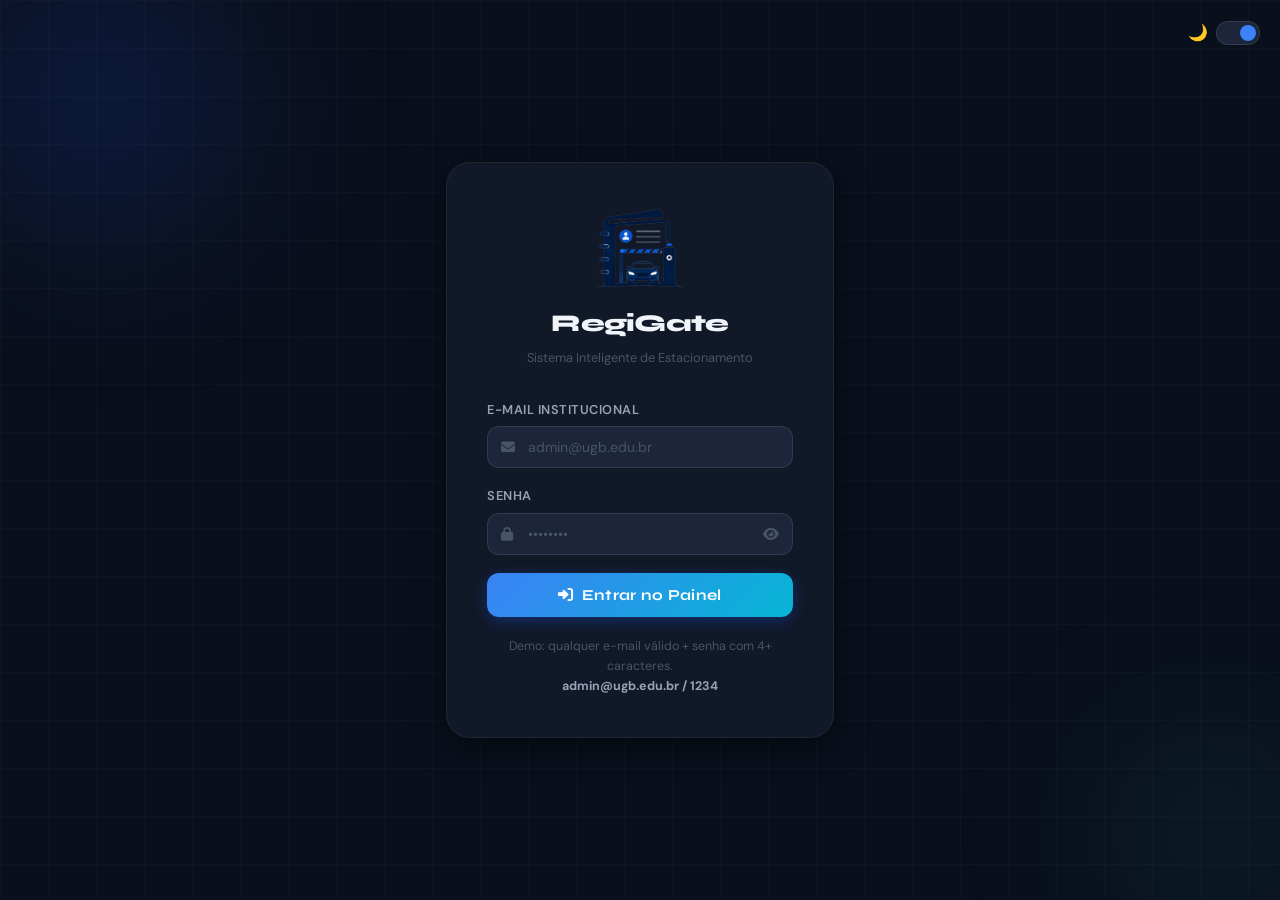
<file: index.html>
<!DOCTYPE html>
<html lang="pt-BR" data-theme="dark">
<head>
  <meta charset="UTF-8" />
  <meta name="viewport" content="width=device-width, initial-scale=1.0" />
  <title>Login — RegiGate</title>
  <link rel="stylesheet" href="css/main.css" />
  <link rel="stylesheet" href="https://cdnjs.cloudflare.com/ajax/libs/font-awesome/6.5.0/css/all.min.css" />
  <style>
    body {
      min-height: 100vh;
      display: flex;
      align-items: center;
      justify-content: center;
      background: var(--bg-primary);
      overflow: hidden;
      position: relative;
    }

    body::before {
      content: '';
      position: fixed;
      inset: 0;
      background-image:
        linear-gradient(var(--border) 1px, transparent 1px),
        linear-gradient(90deg, var(--border) 1px, transparent 1px);
      background-size: 48px 48px;
      opacity: 0.4;
      z-index: 0;
    }

    .orb {
      position: fixed;
      border-radius: 50%;
      filter: blur(80px);
      z-index: 0;
      pointer-events: none;
    }
    .orb-1 {
      width: 400px; height: 400px;
      background: radial-gradient(circle, rgba(26,86,232,0.25), transparent 70%);
      top: -100px; left: -100px;
      animation: orbFloat 8s ease-in-out infinite alternate;
    }
    .orb-2 {
      width: 300px; height: 300px;
      background: radial-gradient(circle, rgba(16,185,129,0.15), transparent 70%);
      bottom: -80px; right: -80px;
      animation: orbFloat 10s ease-in-out infinite alternate-reverse;
    }
    @keyframes orbFloat {
      from { transform: translate(0,0) scale(1); }
      to { transform: translate(30px,20px) scale(1.1); }
    }

    .login-theme-toggle {
      position: fixed;
      top: 20px;
      right: 20px;
      display: flex;
      align-items: center;
      gap: 8px;
      z-index: 10;
    }

    .login-wrapper {
      position: relative;
      z-index: 1;
      width: 100%;
      max-width: 420px;
      padding: 16px;
      animation: fadeUp 0.5s ease both;
    }

    .login-card {
      background: var(--bg-card);
      border: 1px solid var(--border);
      border-radius: 24px;
      padding: 40px;
      box-shadow: var(--shadow-lg);
    }

    .login-logo {
      text-align: center;
      margin-bottom: 32px;
    }

    .login-logo .logo-circle {
      width: 64px; height: 64px;
      background: linear-gradient(135deg, var(--accent), #06B6D4);
      border-radius: 18px;
      display: flex; align-items: center; justify-content: center;
      font-size: 28px;
      margin: 0 auto 16px;
      box-shadow: 0 8px 24px rgba(26,86,232,0.4);
    }

    .login-logo h1 {
      font-family: var(--font-display);
      font-size: 1.5rem;
      font-weight: 800;
      color: var(--text-primary);
      letter-spacing: -0.03em;
    }

    .login-logo p {
      font-size: 0.8rem;
      color: var(--text-muted);
      margin-top: 4px;
    }

    .error-box {
      background: var(--danger-soft);
      border: 1px solid var(--danger);
      border-radius: var(--radius);
      padding: 12px 16px;
      display: flex;
      align-items: center;
      gap: 10px;
      margin-bottom: 18px;
      font-size: 0.85rem;
      color: var(--danger);
      display: none;
    }
    .error-box.show { display: flex; }

    .input-wrapper {
      position: relative;
    }
    .input-wrapper i.input-icon {
      position: absolute;
      left: 14px;
      top: 50%;
      transform: translateY(-50%);
      color: var(--text-muted);
      font-size: 0.875rem;
    }
    .input-wrapper .form-control {
      padding-left: 40px;
    }
    .input-wrapper .toggle-pw {
      position: absolute;
      right: 14px;
      top: 50%;
      transform: translateY(-50%);
      color: var(--text-muted);
      cursor: pointer;
      font-size: 0.875rem;
      transition: color var(--transition);
    }
    .input-wrapper .toggle-pw:hover { color: var(--accent); }

    .login-btn {
      width: 100%;
      padding: 13px;
      background: linear-gradient(135deg, var(--accent), #06B6D4);
      color: #fff;
      border: none;
      border-radius: var(--radius);
      font-family: var(--font-display);
      font-size: 0.95rem;
      font-weight: 700;
      letter-spacing: 0.02em;
      cursor: pointer;
      transition: all var(--transition);
      display: flex;
      align-items: center;
      justify-content: center;
      gap: 8px;
      box-shadow: 0 4px 16px rgba(26,86,232,0.35);
    }
    .login-btn:hover {
      transform: translateY(-2px);
      box-shadow: 0 8px 24px rgba(26,86,232,0.45);
    }
    .login-btn:active { transform: translateY(0); }
    .login-btn:disabled { opacity: 0.7; cursor: not-allowed; transform: none; }

    .login-hint {
      text-align: center;
      margin-top: 20px;
      font-size: 0.78rem;
      color: var(--text-muted);
    }
    .login-hint strong { color: var(--text-secondary); }

    .field-error {
      font-size: 0.75rem;
      color: var(--danger);
      margin-top: 4px;
      display: none;
    }
    .field-error.show { display: block; }
    .form-control.invalid {
      border-color: var(--danger);
      box-shadow: 0 0 0 3px var(--danger-soft);
    }
  </style>
</head>
<body>
  <div class="orb orb-1"></div>
  <div class="orb orb-2"></div>

  <div class="login-theme-toggle">
    <span id="theme-label">🌙</span>
    <div class="theme-toggle" id="theme-toggle" title="Alternar tema"></div>
  </div>

  <div class="login-wrapper">
    <div class="login-card">
      <div class="login-logo">
        <img src="logo.png" alt="RegiGate" style="width: 90px; height: 90px; object-fit: contain; margin: 0 auto 12px; display: block;" />
        <h1>RegiGate</h1>
        <p>Sistema Inteligente de Estacionamento</p>
      </div>

      <div class="error-box" id="error-box">
        <i class="fas fa-exclamation-triangle"></i>
        <span id="error-msg">Credenciais inválidas.</span>
      </div>

      <div class="form-group">
        <label class="form-label" for="email">E-mail institucional</label>
        <div class="input-wrapper">
          <i class="fas fa-envelope input-icon"></i>
          <input type="email" id="email" class="form-control" placeholder="admin@ugb.edu.br" autocomplete="email" />
        </div>
        <div class="field-error" id="email-error">Insira um e-mail válido.</div>
      </div>

      <div class="form-group">
        <label class="form-label" for="senha">Senha</label>
        <div class="input-wrapper">
          <i class="fas fa-lock input-icon"></i>
          <input type="password" id="senha" class="form-control" placeholder="••••••••" autocomplete="current-password" />
          <i class="fas fa-eye toggle-pw" id="toggle-pw"></i>
        </div>
        <div class="field-error" id="senha-error">Senha deve ter pelo menos 4 caracteres.</div>
      </div>

      <button class="login-btn" id="login-btn">
        <i class="fas fa-sign-in-alt"></i> Entrar no Painel
      </button>

      <p class="login-hint">
        Demo: qualquer e-mail válido + senha com 4+ caracteres.<br>
        <strong>admin@ugb.edu.br / 1234</strong>
      </p>
    </div>
  </div>

  <div id="toast-container" class="toast-container"></div>

  <script src="js/script.js"></script>
  <script>
    if (Autenticacao.isLoggedIn()) {
      window.location.href = 'pages/dashboard.html';
    }

    document.getElementById('toggle-pw').addEventListener('click', function() {
      const input = document.getElementById('senha');
      const isText = input.type === 'text';
      input.type = isText ? 'password' : 'text';
      this.className = isText ? 'fas fa-eye toggle-pw' : 'fas fa-eye-slash toggle-pw';
    });

    document.getElementById('senha').addEventListener('keydown', e => {
      if (e.key === 'Enter') doLogin();
    });

    document.getElementById('login-btn').addEventListener('click', doLogin);

    function doLogin() {
      const email = document.getElementById('email').value.trim();
      const senha = document.getElementById('senha').value;
      let valid = true;

      document.getElementById('email').classList.remove('invalid');
      document.getElementById('senha').classList.remove('invalid');
      document.getElementById('email-error').classList.remove('show');
      document.getElementById('senha-error').classList.remove('show');
      document.getElementById('error-box').classList.remove('show');

      if (!Utils.validateEmail(email)) {
        document.getElementById('email').classList.add('invalid');
        document.getElementById('email-error').classList.add('show');
        valid = false;
      }
      if (senha.length < 4) {
        document.getElementById('senha').classList.add('invalid');
        document.getElementById('senha-error').classList.add('show');
        valid = false;
      }
      if (!valid) return;

      const btn = document.getElementById('login-btn');
      btn.disabled = true;
      btn.innerHTML = '<i class="fas fa-spinner fa-spin"></i> Autenticando...';

      setTimeout(() => {
        if (Autenticacao.login(email, senha)) {
          Notificacao.success('Bem-vindo ao RegiGate!');
          setTimeout(() => window.location.href = 'pages/dashboard.html', 800);
        } else {
          btn.disabled = false;
          btn.innerHTML = '<i class="fas fa-sign-in-alt"></i> Entrar no Painel';
          document.getElementById('error-msg').textContent = 'Credenciais inválidas. Tente novamente.';
          document.getElementById('error-box').classList.add('show');
        }
      }, 900);
    }
  </script>
</body>
</html>
</file>
<file: css/main.css>
@import url('https://fonts.googleapis.com/css2?family=Syne:wght@400;500;600;700;800&family=DM+Sans:wght@300;400;500;600&display=swap');

:root {
  --font-display: 'Syne', sans-serif;
  --font-body: 'DM Sans', sans-serif;
  --transition: 0.3s cubic-bezier(0.4, 0, 0.2, 1);
  --radius: 12px;
  --radius-lg: 20px;
  --sidebar-width: 260px;
}

[data-theme="light"] {
  --bg-primary: #F4F5F7;
  --bg-secondary: #FFFFFF;
  --bg-sidebar: #0D1B2A;
  --bg-card: #FFFFFF;
  --bg-input: #F0F2F5;
  --bg-hover: #E8EBF0;
  --text-primary: #0D1B2A;
  --text-secondary: #5A6A7A;
  --text-muted: #94A3B8;
  --text-sidebar: #CBD5E1;
  --text-sidebar-active: #FFFFFF;
  --accent: #1A56E8;
  --accent-hover: #1444CC;
  --accent-soft: rgba(26, 86, 232, 0.1);
  --success: #10B981;
  --success-soft: rgba(16, 185, 129, 0.1);
  --danger: #EF4444;
  --danger-soft: rgba(239, 68, 68, 0.1);
  --warning: #F59E0B;
  --warning-soft: rgba(245, 158, 11, 0.1);
  --info: #06B6D4;
  --info-soft: rgba(6, 182, 212, 0.1);
  --border: rgba(0,0,0,0.08);
  --border-input: rgba(0,0,0,0.12);
  --shadow-sm: 0 1px 4px rgba(0,0,0,0.06);
  --shadow: 0 4px 16px rgba(0,0,0,0.08);
  --shadow-lg: 0 8px 32px rgba(0,0,0,0.12);
  --sidebar-logo-color: #FFFFFF;
  --toggle-bg: #E2E8F0;
}

[data-theme="dark"] {
  --bg-primary: #0A0F1C;
  --bg-secondary: #111827;
  --bg-sidebar: #060C18;
  --bg-card: #111827;
  --bg-input: #1C2539;
  --bg-hover: #1C2539;
  --text-primary: #F1F5F9;
  --text-secondary: #94A3B8;
  --text-muted: #475569;
  --text-sidebar: #94A3B8;
  --text-sidebar-active: #FFFFFF;
  --accent: #3B82F6;
  --accent-hover: #60A5FA;
  --accent-soft: rgba(59, 130, 246, 0.15);
  --success: #10B981;
  --success-soft: rgba(16, 185, 129, 0.15);
  --danger: #F87171;
  --danger-soft: rgba(248, 113, 113, 0.15);
  --warning: #FBBF24;
  --warning-soft: rgba(251, 191, 36, 0.15);
  --info: #22D3EE;
  --info-soft: rgba(34, 211, 238, 0.15);
  --border: rgba(255,255,255,0.06);
  --border-input: rgba(255,255,255,0.1);
  --shadow-sm: 0 1px 4px rgba(0,0,0,0.3);
  --shadow: 0 4px 16px rgba(0,0,0,0.4);
  --shadow-lg: 0 8px 32px rgba(0,0,0,0.5);
  --sidebar-logo-color: #3B82F6;
  --toggle-bg: #1C2539;
}

*, *::before, *::after { box-sizing: border-box; margin: 0; padding: 0; }

html { font-size: 16px; scroll-behavior: smooth; }

body {
  font-family: var(--font-body);
  background: var(--bg-primary);
  color: var(--text-primary);
  line-height: 1.6;
  transition: background var(--transition), color var(--transition);
  min-height: 100vh;
}

a { text-decoration: none; color: inherit; }
button { cursor: pointer; font-family: var(--font-body); border: none; outline: none; }
input, select, textarea { font-family: var(--font-body); outline: none; }
img { max-width: 100%; display: block; }
ul { list-style: none; }

.layout {
  display: flex;
  min-height: 100vh;
}

.sidebar {
  width: var(--sidebar-width);
  background: var(--bg-sidebar);
  position: fixed;
  top: 0; left: 0;
  height: 100vh;
  display: flex;
  flex-direction: column;
  z-index: 100;
  transition: transform var(--transition), width var(--transition);
  border-right: 1px solid rgba(255,255,255,0.04);
}

.sidebar-logo {
  padding: 28px 24px 20px;
  border-bottom: 1px solid rgba(255,255,255,0.06);
  display: flex;
  align-items: center;
  gap: 12px;
}

.sidebar-logo .logo-icon {
  width: 40px; height: 40px;
  background: var(--accent);
  border-radius: 10px;
  display: flex; align-items: center; justify-content: center;
  font-size: 20px;
  flex-shrink: 0;
}

.sidebar-logo .logo-text {
  font-family: var(--font-display);
  font-weight: 800;
  font-size: 1.1rem;
  color: #FFFFFF;
  letter-spacing: -0.02em;
  line-height: 1.2;
}

.sidebar-logo .logo-text span {
  display: block;
  font-size: 0.7rem;
  font-weight: 400;
  color: rgba(255,255,255,0.4);
  letter-spacing: 0.05em;
  text-transform: uppercase;
}

.sidebar-nav {
  flex: 1;
  padding: 16px 12px;
  overflow-y: auto;
  scrollbar-width: none;
}
.sidebar-nav::-webkit-scrollbar { display: none; }

.nav-section-label {
  font-size: 0.65rem;
  font-weight: 600;
  text-transform: uppercase;
  letter-spacing: 0.1em;
  color: rgba(255,255,255,0.25);
  padding: 12px 12px 6px;
}

.nav-item {
  display: flex;
  align-items: center;
  gap: 12px;
  padding: 10px 12px;
  border-radius: var(--radius);
  color: var(--text-sidebar);
  font-size: 0.875rem;
  font-weight: 500;
  transition: all var(--transition);
  margin-bottom: 2px;
  position: relative;
}

.nav-item:hover {
  background: rgba(255,255,255,0.06);
  color: #FFFFFF;
}

.nav-item.active {
  background: var(--accent);
  color: #FFFFFF;
  box-shadow: 0 4px 12px rgba(59,130,246,0.35);
}

.nav-item i {
  width: 20px;
  text-align: center;
  font-size: 1rem;
  flex-shrink: 0;
}

.sidebar-footer {
  padding: 16px 12px;
  border-top: 1px solid rgba(255,255,255,0.06);
}

.sidebar-user {
  display: flex;
  align-items: center;
  gap: 10px;
  padding: 10px 12px;
  border-radius: var(--radius);
  transition: background var(--transition);
}

.sidebar-user:hover { background: rgba(255,255,255,0.06); }

.user-avatar {
  width: 36px; height: 36px;
  border-radius: 50%;
  background: var(--accent);
  display: flex; align-items: center; justify-content: center;
  font-size: 0.875rem;
  font-weight: 700;
  color: white;
  flex-shrink: 0;
}

.user-info { flex: 1; min-width: 0; }
.user-info .name {
  font-size: 0.8rem;
  font-weight: 600;
  color: #FFFFFF;
  white-space: nowrap; overflow: hidden; text-overflow: ellipsis;
}
.user-info .role {
  font-size: 0.7rem;
  color: rgba(255,255,255,0.35);
}

.main-content {
  margin-left: var(--sidebar-width);
  flex: 1;
  display: flex;
  flex-direction: column;
  min-height: 100vh;
  transition: margin var(--transition);
}

.topbar {
  background: var(--bg-secondary);
  border-bottom: 1px solid var(--border);
  padding: 0 32px;
  height: 64px;
  display: flex;
  align-items: center;
  justify-content: space-between;
  position: sticky;
  top: 0;
  z-index: 50;
  transition: background var(--transition), border-color var(--transition);
  box-shadow: var(--shadow-sm);
}

.topbar-left .page-title {
  font-family: var(--font-display);
  font-size: 1.1rem;
  font-weight: 700;
  color: var(--text-primary);
  letter-spacing: -0.02em;
}

.topbar-left .page-subtitle {
  font-size: 0.75rem;
  color: var(--text-muted);
}

.topbar-right {
  display: flex;
  align-items: center;
  gap: 12px;
}

.theme-toggle {
  width: 44px; height: 24px;
  background: var(--toggle-bg);
  border-radius: 12px;
  position: relative;
  cursor: pointer;
  transition: background var(--transition);
  border: 1px solid var(--border-input);
}

.theme-toggle::after {
  content: '';
  position: absolute;
  top: 3px; left: 3px;
  width: 16px; height: 16px;
  border-radius: 50%;
  background: var(--accent);
  transition: transform var(--transition);
}

[data-theme="dark"] .theme-toggle::after {
  transform: translateX(20px);
}

.toggle-label {
  font-size: 0.75rem;
  color: var(--text-secondary);
}

.icon-btn {
  width: 36px; height: 36px;
  border-radius: 10px;
  background: var(--bg-input);
  display: flex; align-items: center; justify-content: center;
  color: var(--text-secondary);
  transition: all var(--transition);
  font-size: 0.9rem;
  border: 1px solid var(--border);
}
.icon-btn:hover { background: var(--accent-soft); color: var(--accent); border-color: var(--accent); }

.page-content {
  padding: 28px 32px;
  flex: 1;
}

.card {
  background: var(--bg-card);
  border-radius: var(--radius-lg);
  border: 1px solid var(--border);
  box-shadow: var(--shadow-sm);
  transition: background var(--transition), border-color var(--transition), box-shadow var(--transition);
}

.card:hover {
  box-shadow: var(--shadow);
}

.card-header {
  padding: 20px 24px 0;
  display: flex;
  align-items: center;
  justify-content: space-between;
}

.card-title {
  font-family: var(--font-display);
  font-size: 0.9rem;
  font-weight: 700;
  color: var(--text-primary);
  letter-spacing: -0.01em;
}

.card-body { padding: 20px 24px 24px; }

.stats-grid {
  display: grid;
  grid-template-columns: repeat(auto-fit, minmax(220px, 1fr));
  gap: 16px;
  margin-bottom: 24px;
}

.stat-card {
  background: var(--bg-card);
  border-radius: var(--radius-lg);
  border: 1px solid var(--border);
  padding: 22px 24px;
  display: flex;
  align-items: flex-start;
  justify-content: space-between;
  transition: all var(--transition);
  box-shadow: var(--shadow-sm);
}

.stat-card:hover {
  transform: translateY(-2px);
  box-shadow: var(--shadow);
}

.stat-info { flex: 1; }
.stat-label {
  font-size: 0.75rem;
  font-weight: 600;
  text-transform: uppercase;
  letter-spacing: 0.06em;
  color: var(--text-muted);
  margin-bottom: 6px;
}
.stat-value {
  font-family: var(--font-display);
  font-size: 2rem;
  font-weight: 800;
  color: var(--text-primary);
  line-height: 1;
  margin-bottom: 6px;
  letter-spacing: -0.04em;
}
.stat-change {
  font-size: 0.75rem;
  font-weight: 500;
  display: flex;
  align-items: center;
  gap: 4px;
}
.stat-change.up { color: var(--success); }
.stat-change.down { color: var(--danger); }

.stat-icon {
  width: 48px; height: 48px;
  border-radius: 12px;
  display: flex; align-items: center; justify-content: center;
  font-size: 1.2rem;
  flex-shrink: 0;
}

.badge {
  display: inline-flex;
  align-items: center;
  gap: 4px;
  padding: 3px 10px;
  border-radius: 20px;
  font-size: 0.72rem;
  font-weight: 600;
  text-transform: uppercase;
  letter-spacing: 0.04em;
}

.badge-success { background: var(--success-soft); color: var(--success); }
.badge-danger { background: var(--danger-soft); color: var(--danger); }
.badge-warning { background: var(--warning-soft); color: var(--warning); }
.badge-info { background: var(--info-soft); color: var(--info); }
.badge-accent { background: var(--accent-soft); color: var(--accent); }

.table-wrapper {
  overflow-x: auto;
  border-radius: var(--radius-lg);
}

table {
  width: 100%;
  border-collapse: collapse;
}

thead th {
  background: var(--bg-input);
  color: var(--text-muted);
  font-size: 0.7rem;
  font-weight: 700;
  text-transform: uppercase;
  letter-spacing: 0.08em;
  padding: 12px 16px;
  text-align: left;
  border-bottom: 1px solid var(--border);
}

thead th:first-child { border-radius: var(--radius) 0 0 0; }
thead th:last-child { border-radius: 0 var(--radius) 0 0; }

tbody td {
  padding: 14px 16px;
  font-size: 0.85rem;
  color: var(--text-secondary);
  border-bottom: 1px solid var(--border);
  transition: background var(--transition);
}

tbody tr:last-child td { border-bottom: none; }
tbody tr:last-child td:first-child { border-radius: 0 0 0 var(--radius); }
tbody tr:last-child td:last-child { border-radius: 0 0 var(--radius) 0; }

tbody tr:hover td { background: var(--bg-hover); }

.td-main { color: var(--text-primary) !important; font-weight: 600; }

.btn {
  display: inline-flex;
  align-items: center;
  gap: 8px;
  padding: 10px 20px;
  border-radius: var(--radius);
  font-size: 0.875rem;
  font-weight: 600;
  transition: all var(--transition);
  cursor: pointer;
  border: none;
}

.btn-primary {
  background: var(--accent);
  color: #FFFFFF;
  box-shadow: 0 4px 12px rgba(59,130,246,0.3);
}
.btn-primary:hover {
  background: var(--accent-hover);
  transform: translateY(-1px);
  box-shadow: 0 6px 16px rgba(59,130,246,0.4);
}

.btn-ghost {
  background: var(--bg-input);
  color: var(--text-secondary);
  border: 1px solid var(--border);
}
.btn-ghost:hover { background: var(--bg-hover); color: var(--text-primary); }

.btn-danger {
  background: var(--danger-soft);
  color: var(--danger);
  border: 1px solid transparent;
}
.btn-danger:hover { background: var(--danger); color: white; }

.btn-success {
  background: var(--success-soft);
  color: var(--success);
  border: 1px solid transparent;
}
.btn-success:hover { background: var(--success); color: white; }

.btn-sm { padding: 6px 12px; font-size: 0.78rem; border-radius: 8px; }

.form-group { margin-bottom: 18px; }

.form-label {
  display: block;
  font-size: 0.8rem;
  font-weight: 600;
  color: var(--text-secondary);
  margin-bottom: 6px;
  text-transform: uppercase;
  letter-spacing: 0.04em;
}

.form-control {
  width: 100%;
  padding: 11px 14px;
  background: var(--bg-input);
  border: 1px solid var(--border-input);
  border-radius: var(--radius);
  color: var(--text-primary);
  font-size: 0.875rem;
  transition: all var(--transition);
}

.form-control:focus {
  border-color: var(--accent);
  background: var(--bg-card);
  box-shadow: 0 0 0 3px var(--accent-soft);
}

.form-control::placeholder { color: var(--text-muted); }

select.form-control {
  cursor: pointer;
  appearance: none;
  background-image: url("data:image/svg+xml,%3Csvg xmlns='http://www.w3.org/2000/svg' width='12' height='8' viewBox='0 0 12 8'%3E%3Cpath d='M1 1l5 5 5-5' stroke='%2394A3B8' stroke-width='1.5' fill='none' stroke-linecap='round'/%3E%3C/svg%3E");
  background-repeat: no-repeat;
  background-position: right 14px center;
  padding-right: 36px;
}

.modal-overlay {
  position: fixed;
  inset: 0;
  background: rgba(0,0,0,0.6);
  backdrop-filter: blur(4px);
  z-index: 200;
  display: flex;
  align-items: center;
  justify-content: center;
  opacity: 0;
  visibility: hidden;
  transition: all var(--transition);
}

.modal-overlay.open {
  opacity: 1;
  visibility: visible;
}

.modal {
  background: var(--bg-card);
  border-radius: var(--radius-lg);
  border: 1px solid var(--border);
  box-shadow: var(--shadow-lg);
  width: 90%;
  max-width: 500px;
  max-height: 90vh;
  overflow-y: auto;
  transform: scale(0.95) translateY(10px);
  transition: transform var(--transition);
}

.modal-overlay.open .modal { transform: scale(1) translateY(0); }

.modal-header {
  padding: 24px 24px 0;
  display: flex;
  align-items: center;
  justify-content: space-between;
  margin-bottom: 20px;
}

.modal-title {
  font-family: var(--font-display);
  font-size: 1rem;
  font-weight: 700;
  color: var(--text-primary);
}

.modal-close {
  width: 32px; height: 32px;
  border-radius: 8px;
  background: var(--bg-input);
  display: flex; align-items: center; justify-content: center;
  color: var(--text-muted);
  transition: all var(--transition);
  cursor: pointer;
}
.modal-close:hover { background: var(--danger-soft); color: var(--danger); }

.modal-body { padding: 0 24px 24px; }

.toast-container {
  position: fixed;
  bottom: 24px;
  right: 24px;
  z-index: 300;
  display: flex;
  flex-direction: column;
  gap: 10px;
}

.toast {
  display: flex;
  align-items: center;
  gap: 12px;
  padding: 14px 18px;
  border-radius: var(--radius);
  background: var(--bg-card);
  border: 1px solid var(--border);
  box-shadow: var(--shadow-lg);
  min-width: 300px;
  max-width: 380px;
  animation: toastIn 0.3s ease forwards;
  font-size: 0.875rem;
}

.toast.removing { animation: toastOut 0.3s ease forwards; }

@keyframes toastIn {
  from { transform: translateX(120%); opacity: 0; }
  to { transform: translateX(0); opacity: 1; }
}
@keyframes toastOut {
  from { transform: translateX(0); opacity: 1; }
  to { transform: translateX(120%); opacity: 0; }
}

.toast-icon { font-size: 1.1rem; flex-shrink: 0; }
.toast-text { flex: 1; font-weight: 500; color: var(--text-primary); }
.toast-close { color: var(--text-muted); cursor: pointer; font-size: 0.8rem; }
.toast-close:hover { color: var(--text-primary); }

.toast.success .toast-icon { color: var(--success); }
.toast.error .toast-icon { color: var(--danger); }
.toast.warning .toast-icon { color: var(--warning); }
.toast.info .toast-icon { color: var(--info); }

.search-bar {
  position: relative;
  display: flex;
  align-items: center;
}
.search-bar i {
  position: absolute;
  left: 12px;
  color: var(--text-muted);
  font-size: 0.875rem;
}
.search-bar input {
  padding: 9px 14px 9px 36px;
  background: var(--bg-input);
  border: 1px solid var(--border-input);
  border-radius: var(--radius);
  color: var(--text-primary);
  font-size: 0.875rem;
  width: 240px;
  transition: all var(--transition);
}
.search-bar input:focus {
  width: 300px;
  border-color: var(--accent);
  box-shadow: 0 0 0 3px var(--accent-soft);
  background: var(--bg-card);
}
.search-bar input::placeholder { color: var(--text-muted); }

.menu-toggle {
  display: none;
  width: 36px; height: 36px;
  border-radius: 10px;
  background: var(--bg-input);
  align-items: center; justify-content: center;
  color: var(--text-secondary);
  cursor: pointer;
  border: 1px solid var(--border);
  font-size: 1rem;
}

.plate {
  font-family: var(--font-display);
  font-size: 0.8rem;
  font-weight: 700;
  padding: 3px 10px;
  border-radius: 6px;
  background: var(--bg-input);
  border: 1px solid var(--border-input);
  color: var(--text-primary);
  letter-spacing: 0.06em;
}

.empty-state {
  padding: 48px 24px;
  text-align: center;
  color: var(--text-muted);
}
.empty-state i { font-size: 2.5rem; margin-bottom: 12px; opacity: 0.4; }
.empty-state p { font-size: 0.875rem; }

.divider {
  height: 1px;
  background: var(--border);
  margin: 20px 0;
}

.grid-2 { display: grid; grid-template-columns: 1fr 1fr; gap: 16px; }
.flex { display: flex; }
.flex-between { display: flex; justify-content: space-between; align-items: center; }
.flex-center { display: flex; align-items: center; justify-content: center; }
.gap-8 { gap: 8px; }
.gap-12 { gap: 12px; }
.gap-16 { gap: 16px; }
.mb-16 { margin-bottom: 16px; }
.mb-24 { margin-bottom: 24px; }
.mt-16 { margin-top: 16px; }

::-webkit-scrollbar { width: 6px; height: 6px; }
::-webkit-scrollbar-track { background: transparent; }
::-webkit-scrollbar-thumb { background: var(--border-input); border-radius: 3px; }
::-webkit-scrollbar-thumb:hover { background: var(--text-muted); }

@keyframes fadeUp {
  from { opacity: 0; transform: translateY(16px); }
  to { opacity: 1; transform: translateY(0); }
}

.fade-up { animation: fadeUp 0.4s ease forwards; }
.fade-up-1 { animation: fadeUp 0.4s ease 0.05s both; }
.fade-up-2 { animation: fadeUp 0.4s ease 0.1s both; }
.fade-up-3 { animation: fadeUp 0.4s ease 0.15s both; }
.fade-up-4 { animation: fadeUp 0.4s ease 0.2s both; }

@media (max-width: 1024px) {
  :root { --sidebar-width: 0px; }
  .sidebar {
    transform: translateX(-260px);
    width: 260px;
  }
  .sidebar.open { transform: translateX(0); }
  .main-content { margin-left: 0; }
  .menu-toggle { display: flex; }
  .page-content { padding: 20px 16px; }
  .topbar { padding: 0 16px; }
}

@media (max-width: 640px) {
  .stats-grid { grid-template-columns: 1fr 1fr; }
  .grid-2 { grid-template-columns: 1fr; }
  .topbar-right .toggle-label { display: none; }
  .search-bar { display: none; }
}

@media (max-width: 400px) {
  .stats-grid { grid-template-columns: 1fr; }
}

.sidebar-overlay {
  display: none;
  position: fixed;
  inset: 0;
  background: rgba(0,0,0,0.5);
  z-index: 99;
}
.sidebar-overlay.open { display: block; }
</file>
